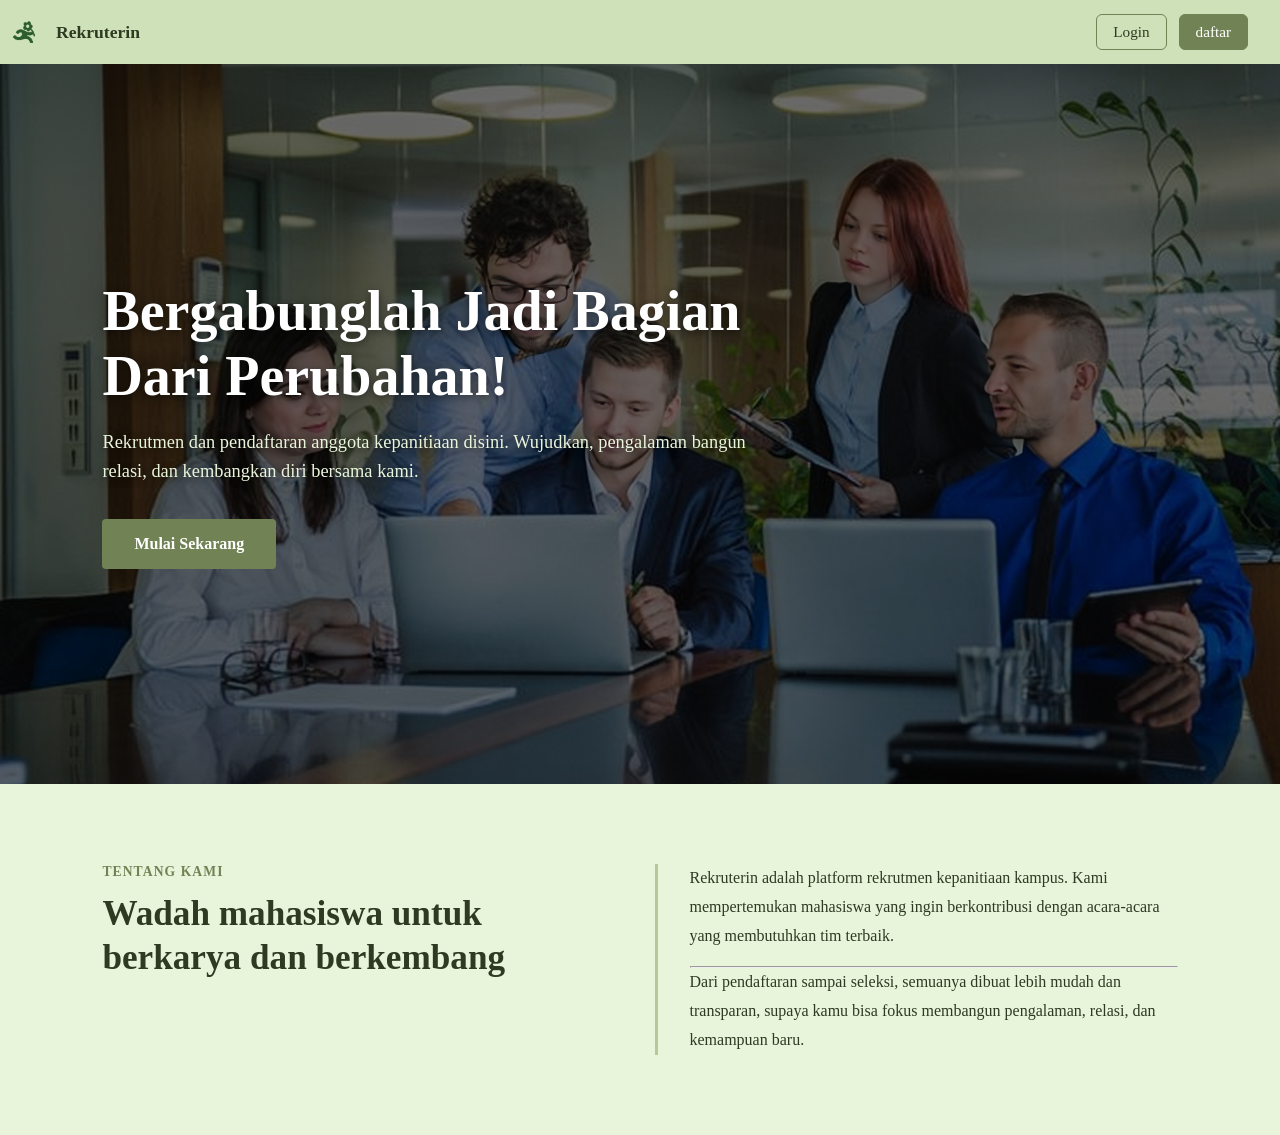
<file: index.html>
<!DOCTYPE html>
<html lang="id">

<head>
    <meta charset="UTF-8">
    <meta name="viewport" content="width=device-width, initial-scale=1.0">
    <title>PANITIAIN</title>
    <link rel="stylesheet" href="css/style.css">
    <link rel="stylesheet" href="css/lobby.css">
</head>

<body>
    <header class="navbar">
        <a href="index.html" class="logo">
            <img src="images/logo.png" alt="logo">
            <span>Rekruterin</span>
        </a>

        <div class="auth">
            <a href="login.html" class="btn-login">Login</a>
            <a href="daftar.html" class="btn-daftar">daftar</a>
        </div>
    </header>

    <main>
        <section class="hero">
            <div class="hero-isi">
                <h1>Bergabunglah Jadi Bagian Dari Perubahan!</h1>
                <p>Rekrutmen dan pendaftaran anggota kepanitiaan disini. Wujudkan, pengalaman bangun relasi, dan
                    kembangkan diri bersama kami.</p>
                <a href="daftar.html" class="btn-hero">Mulai Sekarang</a>
            </div>
        </section>

        <section class="tentang" id="tentang">
            <div class="tentang-wadah">
                <div class="tentang-judul">
                    <span class="label">Tentang Kami</span>
                    <h2>Wadah mahasiswa untuk berkarya dan berkembang</h2>
                </div>

                <div class="tentang-isi">
                    <p>
                        Rekruterin adalah platform rekrutmen kepanitiaan kampus. Kami
                        mempertemukan mahasiswa yang ingin berkontribusi dengan acara-acara
                        yang membutuhkan tim terbaik.
                    </p>
                    <hr>
                    <p>
                        Dari pendaftaran sampai seleksi, semuanya dibuat lebih mudah dan
                        transparan, supaya kamu bisa fokus membangun pengalaman, relasi, dan
                        kemampuan baru.
                    </p>
                </div>
            </div>
        </section>
</body>

</html>
</file>
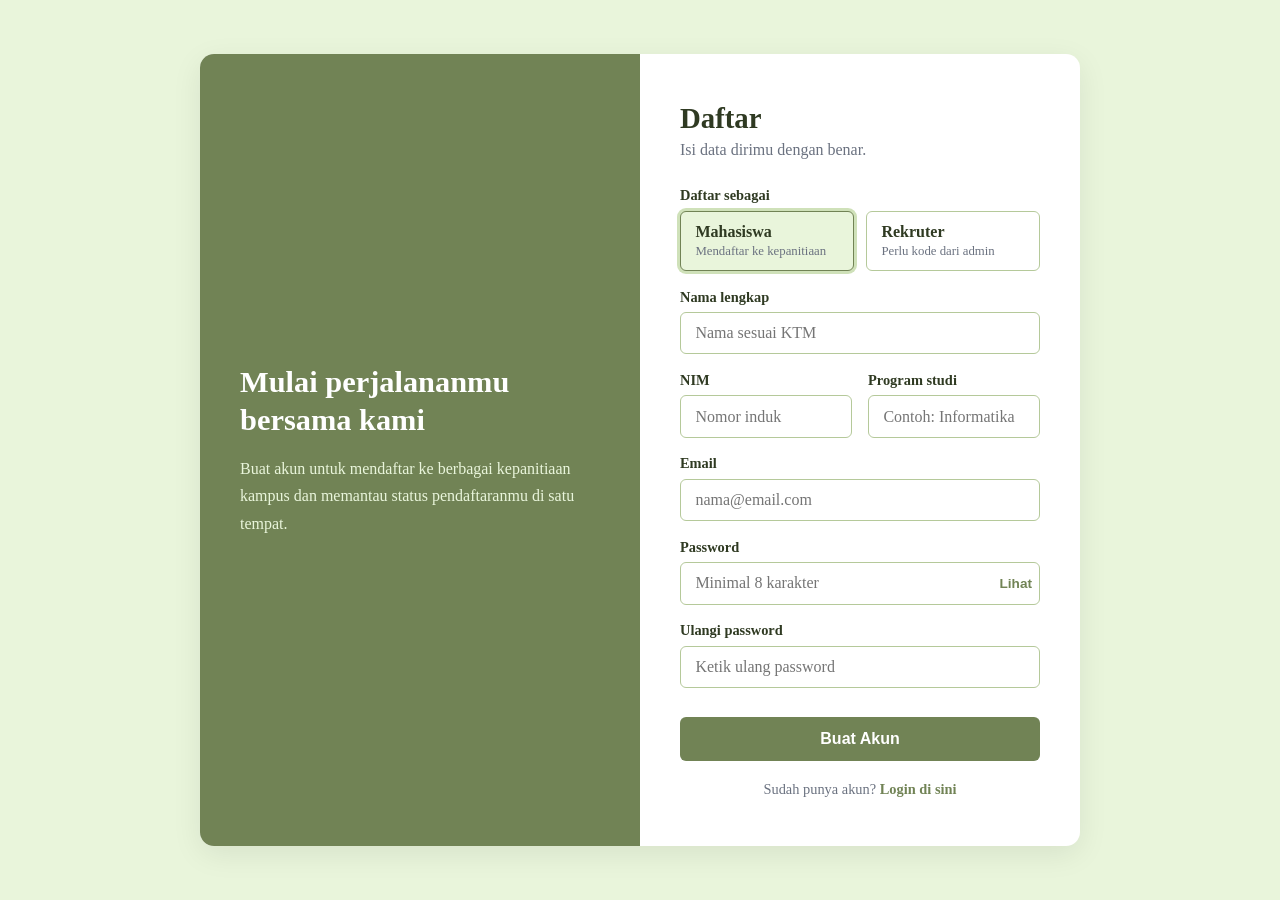
<file: daftar.html>
<!DOCTYPE html>
<html lang="id">

<head>
    <meta charset="UTF-8">
    <meta name="viewport" content="width=device-width, initial-scale=1.0">
    <title>Daftar - Rekruterin</title>
    <link rel="stylesheet" href="css/style.css">
    <link rel="stylesheet" href="css/login.css">
</head>

<body>
    <main class="login-halaman">
        <div class="login-kartu">

            <div class="login-sisi">
                <h2>Mulai perjalananmu bersama kami</h2>
                <p>Buat akun untuk mendaftar ke berbagai kepanitiaan kampus dan memantau status pendaftaranmu di satu
                    tempat.</p>
            </div>

            <form class="login-form" id="form-daftar" action="#" method="post" enctype="multipart/form-data">
                <h1>Daftar</h1>
                <p class="sub">Isi data dirimu dengan benar.</p>

                <fieldset class="peran">
                    <legend>Daftar sebagai</legend>

                    <label class="peran-opsi">
                        <input type="radio" name="peran" value="mahasiswa" checked>
                        <span>
                            <strong>Mahasiswa</strong>
                            <small>Mendaftar ke kepanitiaan</small>
                        </span>
                    </label>

                    <label class="peran-opsi">
                        <input type="radio" name="peran" value="rekruter">
                        <span>
                            <strong>Rekruter</strong>
                            <small>Perlu kode dari admin</small>
                        </span>
                    </label>
                </fieldset>

                <div class="kolom">
                    <label for="nama">Nama lengkap</label>
                    <input type="text" id="nama" name="nama" placeholder="Nama sesuai KTM" required>
                </div>

                <div class="dua-kolom">
                    <div class="kolom" id="kolom-nim">
                        <label for="nim">NIM</label>
                        <input type="text" id="nim" name="nim" placeholder="Nomor induk" required>
                    </div>
                    <div class="kolom">
                        <label for="prodi">Program studi</label>
                        <input type="text" id="prodi" name="prodi" placeholder="Contoh: Informatika" required>
                    </div>
                </div>

                <div class="kolom">
                    <label for="email">Email</label>
                    <input type="email" id="email" name="email" placeholder="nama@email.com" required>
                </div>

                <div class="kolom">
                    <label for="password">Password</label>
                    <div class="input-password">
                        <input type="password" id="password" name="password" placeholder="Minimal 8 karakter"
                            minlength="8" required>
                        <button type="button" class="lihat" id="lihat" aria-label="Tampilkan password">Lihat</button>
                    </div>
                </div>

                <div class="kolom">
                    <label for="konfirmasi">Ulangi password</label>
                    <input type="password" id="konfirmasi" name="konfirmasi" placeholder="Ketik ulang password"
                        required>
                    <p class="pesan-error" id="pesan-error"></p>
                </div>

                <div class="kolom" id="kolom-berkas" hidden>
                    <label for="berkas">Bukti verifikasi rekruter</label>
                    <input type="file" id="berkas" name="berkas" accept="image/png,image/jpeg,application/pdf">
                    <p class="petunjuk">Unggah SK kepanitiaan atau surat tugas (PNG, JPG, atau PDF, maksimal 2 MB).
                        Akunmu aktif setelah admin memeriksanya.</p>
                    <p class="pesan-error" id="error-berkas" hidden></p>
                </div>

                <button type="submit" class="btn-submit">Buat Akun</button>

                <p class="pindah">Sudah punya akun? <a href="login.html">Login di sini</a></p>
            </form>

        </div>
    </main>
    <script src="js/script.js"></script>

</body>

</html>
</file>
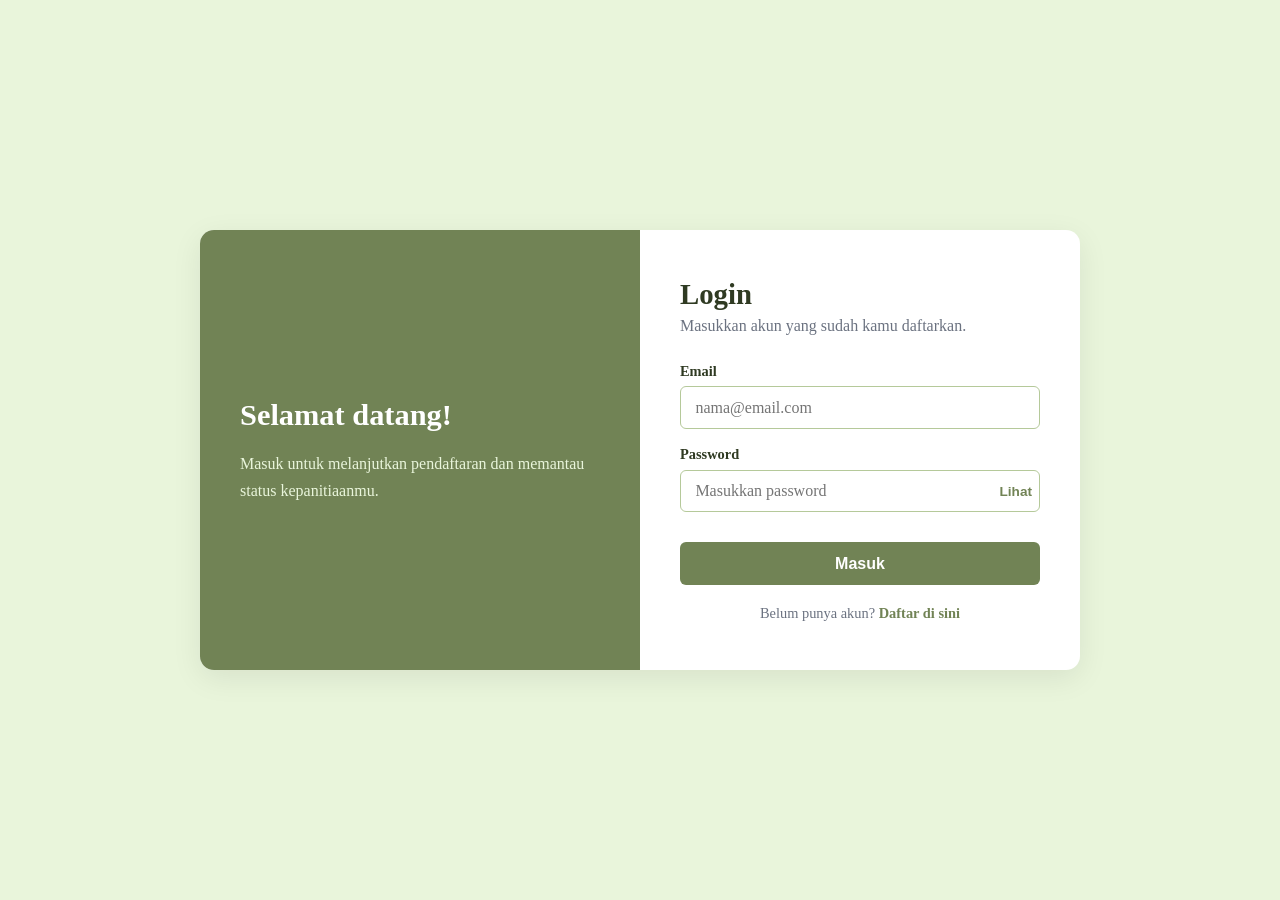
<file: login.html>
<!DOCTYPE html>
<html lang="id">

<head>
    <meta charset="UTF-8">
    <meta name="viewport" content="width=device-width, initial-scale=1.0">
    <title>Login - Rekruterin</title>
    <link rel="stylesheet" href="css/style.css">
    <link rel="stylesheet" href="css/login.css">
</head>

<body>

    <main class="login-halaman">
        <div class="login-kartu">

            <div class="login-sisi">
                <h2>Selamat datang!</h2>
                <p>Masuk untuk melanjutkan pendaftaran dan memantau status kepanitiaanmu.</p>
            </div>

            <form class="login-form" action="#" method="post">
                <h1>Login</h1>
                <p class="sub">Masukkan akun yang sudah kamu daftarkan.</p>

                <div class="kolom">
                    <label for="email">Email</label>
                    <input type="text" id="email" name="email" placeholder="nama@email.com" required>
                </div>

                <div class="kolom">
                    <label for="password">Password</label>
                    <div class="input-password">
                        <input type="password" id="password" name="password" placeholder="Masukkan password" required>
                        <button type="button" class="lihat" id="lihat" aria-label="Tampilkan password">Lihat</button>
                    </div>
                </div>

            

                <button type="submit" class="btn-submit">Masuk</button>

                <p class="pindah">Belum punya akun? <a href="daftar.html">Daftar di sini</a></p>
            </form>

        </div>
    </main>

    <script>
        const input = document.getElementById("password");
        const tombol = document.getElementById("lihat");

        tombol.addEventListener("click", () => {
            const tersembunyi = input.type === "password";
            input.type = tersembunyi ? "text" : "password";
            tombol.textContent = tersembunyi ? "Sembunyi" : "Lihat";
        });
    </script>
</body>

</html>
</file>
<file: css/style.css>
:root {
  --frosted-mint: #e9f5dbff;
  --tea-green: #cfe1b9ff;
  --muted-olive: #b5c99aff;
  --muted-olive-2: #97a97cff;
  --palm-leaf: #87986aff;
  --dusty-olive: #718355ff;
  --teks-gelap: #2f3a22; 
}

* { margin: 0; padding: 0; box-sizing: border-box; }

body {
 
  background: var(--frosted-mint);
  color: var(--teks-gelap);
}
</file>
<file: css/lobby.css>
.navbar {
  display: flex;
  justify-content: space-between;
  align-items: center;
  height: 64px;
  padding: 0 2rem  0 0;
  background: var(--tea-green);

  position: sticky;
  top: 0;
  z-index: 100;
}

.logo {
  display: flex;
  align-items: center;
  gap: 0.5rem;
  text-decoration: none;
  font-weight: bold;
  font-size: 1.1rem;
  color: var(--teks-gelap);
}
.logo img { height: 36px; }

.auth {
  display: flex;
  align-items: center;
  gap: 0.75rem;
}

.btn-login,
.btn-daftar {
  text-decoration: none;
  padding: 0.5rem 1rem;
  border-radius: 6px;
  font-size: 0.95rem;
}

.btn-login {
  color: var(--teks-gelap);
  border: 1px solid var(--dusty-olive);
}
.btn-login:hover { background: var(--muted-olive); }

.btn-daftar {
  background: var(--dusty-olive);
  color: #fff;
  border: 1px solid var(--dusty-olive);
}
.btn-daftar:hover { background: var(--palm-leaf); }

.hero {
  width: 100%;
  min-height: 80vh;
  background-image:
   linear-gradient(rgba(0, 0, 0, 0.55), rgba(0, 0, 0, 0.55)),
  url("../images/group.jpeg");
  background-size: cover;
  background-position: center;
  display: flex;
  align-items: center;          /* tengah secara vertikal */
  justify-content: flex-start;  /* isi menempel ke kiri */
  padding: 0 8%;                /* jarak dari tepi kiri layar */
}

.hero-isi {
  max-width: 650px;             /* batas lebar teks */
  text-align: left;
  color: #fff;
}

.hero-isi h1 {
  font-size: 3.5rem;
  line-height: 1.15;
  margin-bottom: 1.25rem;
  text-shadow: 0 2px 8px rgba(0, 0, 0, 0.5);
}

.hero-isi p {
  font-size: 1.15rem;
  line-height: 1.6;
  color: var(--frosted-mint);
  margin-bottom: 2rem;
  text-shadow: 0 2px 8px rgba(0, 0, 0, 0.5);
}

.btn-hero {
  display: inline-block;
  padding: 1rem 2rem;
  background: var(--dusty-olive);
  color: #fff;
  text-decoration: none;
  border-radius: 4px;           /* kecil = kotak, seperti di contoh */
  font-weight: bold;
}
.btn-hero:hover { background: var(--palm-leaf); }


.tentang {
  background: var(--frosted-mint);
  padding: 5rem 8%;
}

.tentang-wadah {
  display: flex;
  gap: 4rem;
  max-width: 1100px;
  margin: 0 auto;
  align-items: flex-start;
}

.tentang-judul { flex: 1; }

.label {
  display: block;
  font-size: 0.85rem;
  font-weight: bold;
  letter-spacing: 0.08em;
  text-transform: uppercase;
  color: var(--dusty-olive);
  margin-bottom: 0.75rem;
}

.tentang-judul h2 {
  font-size: 2.2rem;
  line-height: 1.25;
  color: var(--teks-gelap);
}

.tentang-isi {
  flex: 1;
  padding-left: 2rem;
  border-left: 3px solid var(--muted-olive);
}

.tentang-isi p {
  line-height: 1.8;
  color: var(--teks-gelap);
  margin-bottom: 1rem;
}
.tentang-isi p:last-child { margin-bottom: 0; }

@media (max-width: 768px) {
  .tentang { padding: 3rem 1.5rem; }
  .tentang-wadah { flex-direction: column; gap: 1.5rem; }
  .tentang-judul h2 { font-size: 1.7rem; }
}
@media (max-width: 600px) {
  .hero-isi h1 { font-size: 2.2rem; }
}
</file>
<file: css/login.css>
.login-halaman {
  min-height: calc(100vh);  
  display: flex;
  align-items: center;
  justify-content: center;
  padding: 2rem 1.5rem;
  background: var(--frosted-mint);
}

.login-kartu {
  display: flex;
  width: 100%;
  max-width: 880px;
  background: #fff;
  border-radius: 14px;
  overflow: hidden;
  box-shadow: 0 8px 30px rgba(0, 0, 0, 0.08);
}

/* panel kiri */
.login-sisi {
  flex: 1;
  display: flex;
  flex-direction: column;
  justify-content: center;
  padding: 3rem 2.5rem;
  background: var(--dusty-olive);
  color: #fff;
}
.login-sisi h2 {
  font-size: 1.9rem;
  line-height: 1.25;
  margin-bottom: 1rem;
}
.login-sisi p {
  line-height: 1.7;
  color: var(--frosted-mint);
}

/* form kanan */
.login-form {
  flex: 1;
  padding: 3rem 2.5rem;
}
.login-form h1 {
  font-size: 1.8rem;
  color: var(--teks-gelap);
  margin-bottom: 0.4rem;
}
.login-form .sub {
  color: #6b7280;
  margin-bottom: 1.75rem;
}

.kolom { margin-bottom: 1.1rem; }
.kolom label {
  display: block;
  font-size: 0.9rem;
  font-weight: bold;
  color: var(--teks-gelap);
  margin-bottom: 0.4rem;
}

.kolom input {
  width: 100%;
  padding: 0.7rem 0.9rem;
  border: 1px solid var(--muted-olive);
  border-radius: 6px;
  font-size: 1rem;
  font-family: inherit;
  background: #fff;
}
.kolom input:focus {
  outline: none;
  border-color: var(--dusty-olive);
  box-shadow: 0 0 0 3px var(--tea-green);
}

.input-password { position: relative; }
.input-password input { padding-right: 5rem; }
.lihat {
  position: absolute;
  right: 0.5rem;
  top: 50%;
  transform: translateY(-50%);
  background: none;
  border: none;
  color: var(--dusty-olive);
  font-size: 0.85rem;
  font-weight: bold;
  cursor: pointer;
}

.baris-opsi {
  display: flex;
  justify-content: space-between;
  align-items: center;
  font-size: 0.9rem;
  margin-bottom: 1.5rem;
}
.ingat { display: flex; align-items: center; gap: 0.4rem; color: var(--teks-gelap); }

.btn-submit {
  width: 100%;
  padding: 0.8rem;
  background: var(--dusty-olive);
  color: #fff;
  border: none;
  border-radius: 6px;
  font-size: 1rem;
  font-weight: bold;
  cursor: pointer;
  margin-top: 0.75rem;
}
.btn-submit:hover { background: var(--palm-leaf); }

.pindah {
  text-align: center;
  margin-top: 1.25rem;
  font-size: 0.9rem;
  color: #6b7280;
}
.pindah a { color: var(--dusty-olive); font-weight: bold; text-decoration: none; }
.pindah a:hover { text-decoration: underline; }

/* ===== TAMBAHAN HALAMAN DAFTAR ===== */
.dua-kolom {
  display: flex;
  gap: 1rem;
}
.dua-kolom .kolom { flex: 1; }

.pesan-error {
  color: #b42318;
  font-size: 0.85rem;
  margin-top: 0.35rem;
}
.pesan-error:empty { display: none; }

.setuju {
  margin-bottom: 1.5rem;
  font-size: 0.9rem;
}
.setuju input { width: auto; }

/* ===== PILIHAN PERAN ===== */
.peran {
  border: none;
  display: flex;
  gap: 0.75rem;
  margin-bottom: 1.1rem;
}

.peran legend {
  font-size: 0.9rem;
  font-weight: bold;
  color: var(--teks-gelap);
  margin-bottom: 0.4rem;
}

.peran-opsi {
  flex: 1;
  position: relative;
  cursor: pointer;
}

/* radio asli disembunyikan, tapi tetap bisa difokus keyboard */
.peran-opsi input {
  position: absolute;
  opacity: 0;
  width: 0;
  height: 0;
}

.peran-opsi span {
  display: block;
  padding: 0.7rem 0.9rem;
  border: 1px solid var(--muted-olive);
  border-radius: 6px;
  background: #fff;
}

.peran-opsi strong {
  display: block;
  color: var(--teks-gelap);
}

.peran-opsi small {
  color: #6b7280;
  font-size: 0.8rem;
}

.peran-opsi input:checked + span {
  border-color: var(--dusty-olive);
  background: var(--frosted-mint);
  box-shadow: 0 0 0 3px var(--tea-green);
}

.peran-opsi input:focus-visible + span {
  outline: 2px solid var(--dusty-olive);
  outline-offset: 2px;
}

.petunjuk {
  font-size: 0.8rem;
  color: #6b7280;
  margin-top: 0.35rem;
}

.kolom input[type="file"] {
  padding: 0.65rem 0.8rem;
  border: 1px dashed var(--muted-olive-2);
  background: var(--frosted-mint);
  font-size: 0.9rem;
  cursor: pointer;
}
.kolom input[type="file"]:focus {
  border-color: var(--dusty-olive);
}

@media (max-width: 480px) {
  .peran { flex-direction: column; }
}

@media (max-width: 700px) {
  .dua-kolom { flex-direction: column; gap: 0; }
}

/* HP */
@media (max-width: 700px) {
  .login-kartu { flex-direction: column; }
  .login-sisi { padding: 2rem 1.5rem; }
  .login-sisi h2 { font-size: 1.5rem; }
  .login-form { padding: 2rem 1.5rem; }
}
</file>
